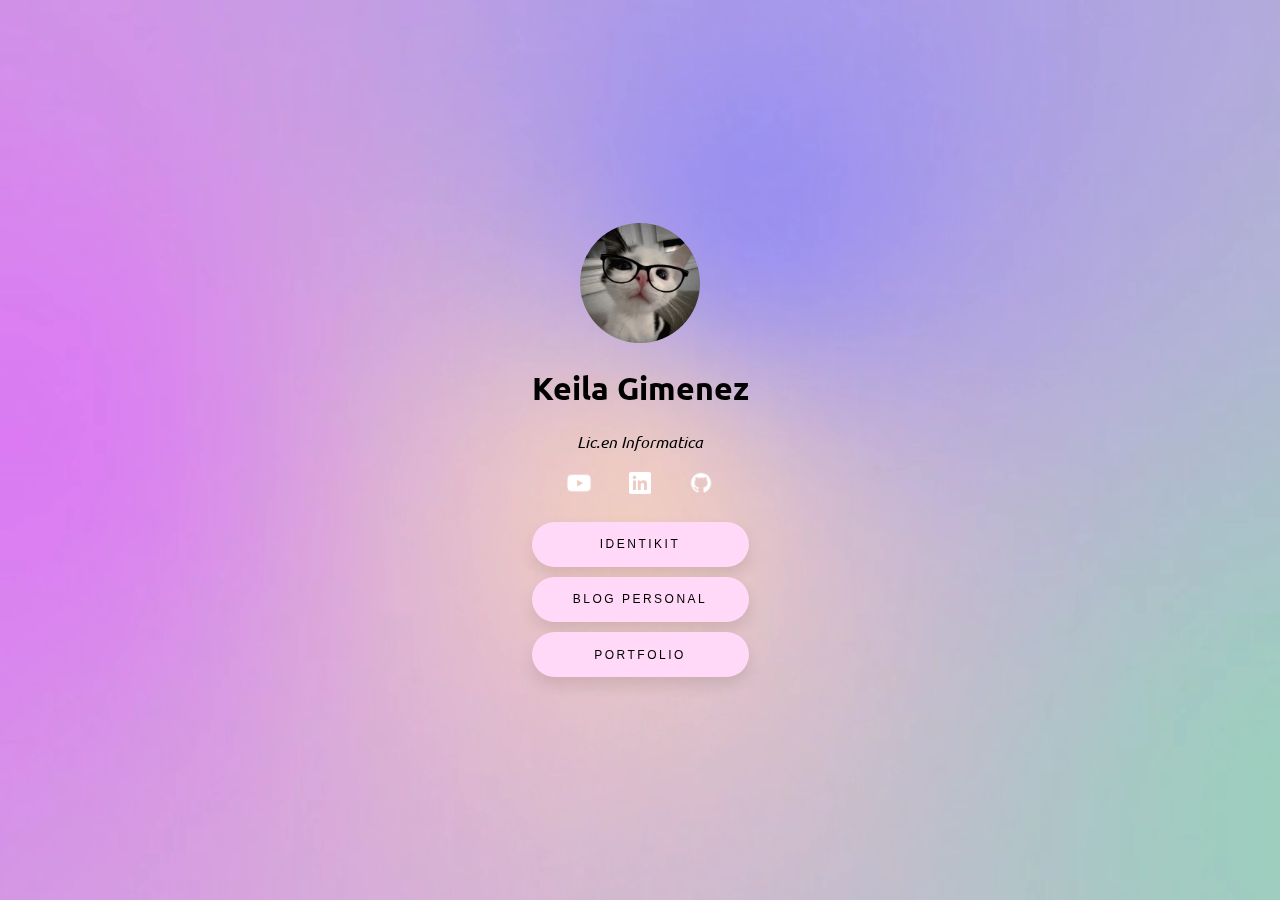
<file: Index.html>
<!DOCTYPE html>
<html lang="es">
<head>
    <meta charset="UTF-8">
    <meta name="viewport" content="width=device-width, initial-scale=1.0">
    <title>Linktree</title>
    <link rel="stylesheet" href="styles.css">
    <link rel="preconnect" href="https://fonts.googleapis.com">
    <link rel="preconnect" href="https://fonts.gstatic.com" crossorigin>
    <link href="https://fonts.googleapis.com/css2?family=DM+Serif+Display:ital@0;1&family=Lora:ital,wght@0,400..700;1,400..700&family=Playfair+Display:ital,wght@0,400..900;1,400..900&display=swap" rel="stylesheet">
    <link rel="preconnect" href="https://fonts.googleapis.com">
    <link rel="preconnect" href="https://fonts.gstatic.com" crossorigin>
    <link href="https://fonts.googleapis.com/css2?family=DM+Serif+Display:ital@0;1&family=Lora:ital,wght@0,400..700;1,400..700&family=Playfair+Display:ital,wght@0,400..900;1,400..900&family=Ubuntu:ital,wght@0,300;0,400;0,500;0,700;1,300;1,400;1,500;1,700&display=swap" rel="stylesheet">
</head>
<body>
  <video autoplay muted loop playsinline class="bg-video">
        <source src="131766-751014982_small.mp4" type="video/mp4">
    </video>
    <div class="profile">
        <div class="content">
            <img src="icoon.jpg" class="profile-picture" alt="Foto de perfil">
            <h1>Keila Gimenez</h1>
            <p>Lic.en Informatica</p>
            <div class="social-links">
                <a href="https://youtu.be/oOKWF3IHu0I?si=9MBOuhzpn1jewT0Y"; style="text-decoration: none;"><img src="icons8-youtube-64.png" alt="YouTube"></a>
                <a href="https://www.linkedin.com/in/keila-gimenez-632172368" style="text-decoration: none;"><img src="icons8-linkedin-30.png" alt="LinkedIn"></a>
                <a href="https://github.com/keigimenez" style="text-decoration: none;"><img src="icons8-github-64.png" alt="Github"></a>
            </div>
            <div class="projects">
                <a href="indentikit/TP-identikit/index.html" class="project-button">IDENTIKIT</a>
                <a href="blogpersonal/index.html" class="project-button">BLOG PERSONAL</a>
                <a href="#" class="project-button">PORTFOLIO</a>
            </div>
            </div>
        </div>
    </div>
</body>
</html>
</file>
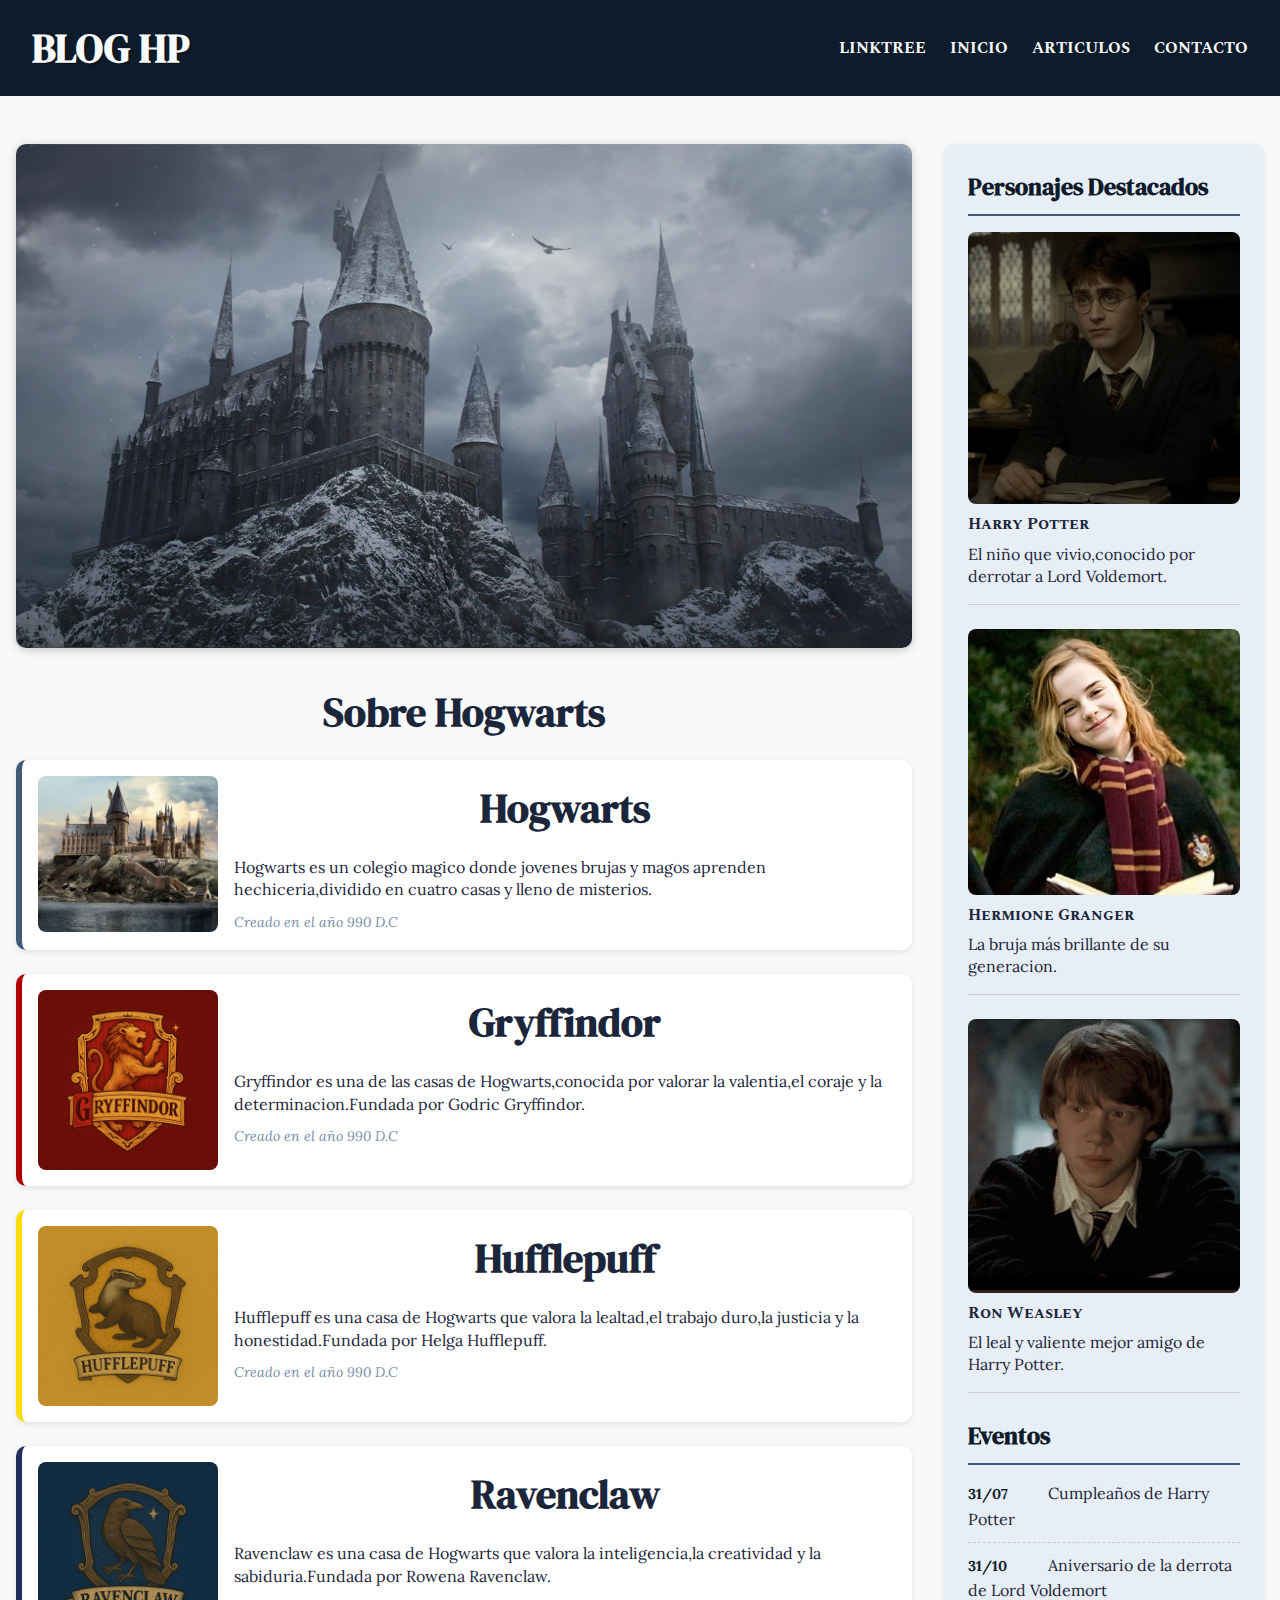
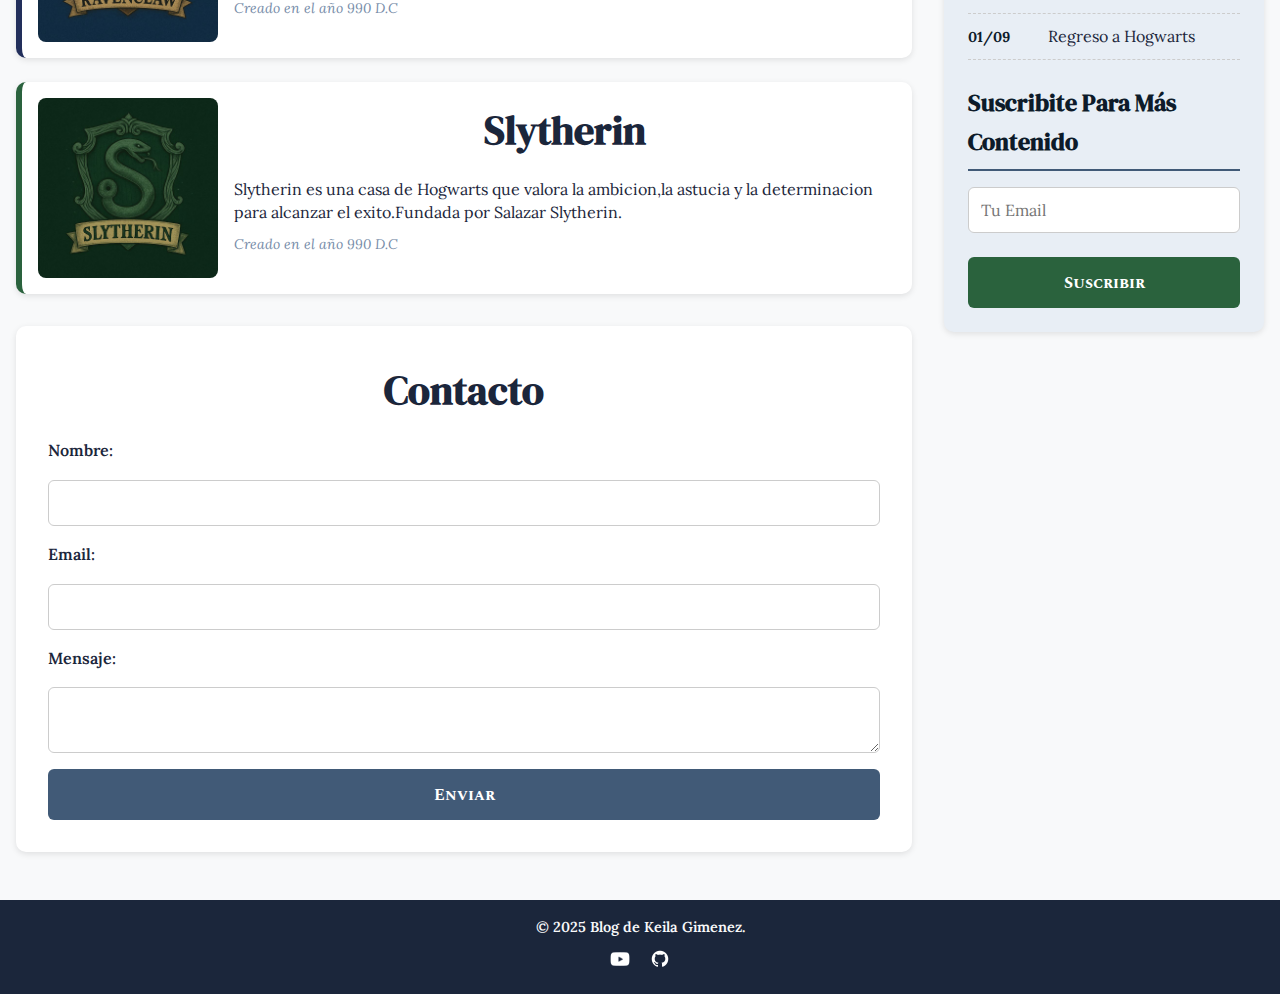
<file: blogpersonal/index.html>
<!DOCTYPE html> 
<html lang="es">
<head>
  <meta charset="UTF-8" />
  <meta name="viewport" content="width=device-width, initial-scale=1.0" />
  <title>Blog Personal</title>
  <link rel="stylesheet" href="styles.css" />
  <link rel="preconnect" href="https://fonts.googleapis.com">
  <link rel="preconnect" href="https://fonts.gstatic.com" crossorigin>
  <link href="https://fonts.googleapis.com/css2?family=Alike&family=Cormorant+SC:wght@300;400;500;600;700&family=DM+Serif+Display:ital@0;1&family=Lora:ital,wght@0,400..700;1,400..700&family=Playfair+Display:ital,wght@0,400..900;1,400..900&family=Spectral+SC:ital,wght@0,200;0,300;0,400;0,500;0,600;0,700;0,800;1,200;1,300;1,400;1,500;1,600;1,700;1,800&family=Ubuntu:ital,wght@0,300;0,400;0,500;0,700;1,300;1,400;1,500;1,700&display=swap" rel="stylesheet">
  <link rel="preconnect" href="https://fonts.googleapis.com">
  <link rel="preconnect" href="https://fonts.gstatic.com" crossorigin>
  <link href="https://fonts.googleapis.com/css2?family=Alike&family=Cormorant+SC:wght@300;400;500;600;700&family=DM+Serif+Display:ital@0;1&family=Lora:ital,wght@0,400..700;1,400..700&family=Playfair+Display:ital,wght@0,400..900;1,400..900&family=Spectral+SC:ital,wght@0,200;0,300;0,400;0,500;0,600;0,700;0,800;1,200;1,300;1,400;1,500;1,600;1,700;1,800&family=Ubuntu:ital,wght@0,300;0,400;0,500;0,700;1,300;1,400;1,500;1,700&display=swap" rel="stylesheet">
  <link rel="preconnect" href="https://fonts.googleapis.com">
  <link rel="preconnect" href="https://fonts.gstatic.com" crossorigin>
  <link href="https://fonts.googleapis.com/css2?family=Alike&family=Arima:wght@100..700&family=Cormorant+SC:wght@300;400;500;600;700&family=DM+Serif+Display:ital@0;1&family=Lora:ital,wght@0,400..700;1,400..700&family=Playfair+Display:ital,wght@0,400..900;1,400..900&family=Spectral+SC:ital,wght@0,200;0,300;0,400;0,500;0,600;0,700;0,800;1,200;1,300;1,400;1,500;1,600;1,700;1,800&family=Ubuntu:ital,wght@0,300;0,400;0,500;0,700;1,300;1,400;1,500;1,700&display=swap" rel="stylesheet">
</head>
<body>
<header>
  <div class="navbar" role="navigation" aria-label="Menú principal">
    <div class="logo" tabindex="0">BLOG HP</div>
    <nav>
      <ul>
        <li><a href="../../index.html">LINKTREE</a></li>
        <li><a href="#inicio">INICIO</a></li>
        <li><a href="#articulos">ARTICULOS</a></li>
        <li><a href="#contacto">CONTACTO</a></li>
      </ul>
    </nav>
  </div>
</header>

<div class="main-content">
  <main>
    <section id="inicio" class="portada">
      <img src="hogwartscas.webp" alt="hogwarts"/>
    </section>

    <section id="articulos" aria-label="artículos del blog">
      <h2>Sobre Hogwarts</h2>
      <article class="articulo castillo">
        <img src="hog.jpg" alt="castillo howgarts" />
        <div class="articulo-contenido">
          <h2>Hogwarts</h2>
          <p>Hogwarts es un colegio magico donde jovenes brujas y magos aprenden hechiceria,dividido en cuatro casas y lleno de misterios.</p>
          <time datetime="2025-06-19">Creado en el año 990 D.C</time>
        </div>
      </article>

      <article class="articulo gryffindor">
          <img src="gryffindor.jpg" alt="gryffindorss" />
        <div class="articulo-contenido">
          <h2>Gryffindor</h2>
          <p>Gryffindor es una de las casas de Hogwarts,conocida por valorar la valentia,el coraje y la determinacion.Fundada por Godric Gryffindor.</p>
          <time datetime="2025-06-19">Creado en el año 990 D.C</time>
        </div>
      </article>

      <article class="articulo hufflepuff">
        <img src="hufflepuff.jpg" alt="hufflepufff" />
        <div class="articulo-contenido">
          <h2>Hufflepuff</h2>
          <p>Hufflepuff es una casa de Hogwarts que valora la lealtad,el trabajo duro,la justicia y la honestidad.Fundada por Helga Hufflepuff.</p>
          <time datetime="2025-06-19">Creado en el año 990 D.C</time>
        </div>
      </article>

      <article class="articulo ravenclaw">
        <img src="ravenclaw.jpg" alt="Ravenclaw" />
        <div class="articulo-contenido">
          <h2>Ravenclaw</h2>
          <p>Ravenclaw es una casa de Hogwarts que valora la inteligencia,la creatividad y la sabiduria.Fundada por Rowena Ravenclaw.</p>
          <time datetime="2025-06-19">Creado en el año 990 D.C</time>
        </div>
      </article>

      <article class="articulo slytherin">
        <img src="slytherin.jpg" alt="Slytherin" />
        <div class="articulo-contenido">
          <h2>Slytherin</h2>
          <p>Slytherin es una casa de Hogwarts que valora la ambicion,la astucia y la determinacion para alcanzar el exito.Fundada por Salazar Slytherin.</p>
          <time datetime="2025-06-19">Creado en el año 990 D.C</time>
        </div>
      </article>


    </section>
    <section id="contacto" class="formulario" aria-label="Formulario de contacto">
      <h2>Contacto</h2>
      <form>
        <label for="nombre">Nombre:</label>
        <input type="text" id="nombre" name="nombre" required aria-required="true" />

        <label for="email">Email:</label>
        <input type="email" id="email" name="email" required aria-required="true" />

        <label for="mensaje">Mensaje:</label>
        <textarea id="mensaje" name="mensaje" required aria-required="true"></textarea>

        <button type="submit">Enviar</button>
      </form>
    </section>
  </main>

  <aside class="sidebar" aria-label="Barra lateral con personajes y eventos destacados">
    <div class="sidebar-content">
      <h3>Personajes Destacados</h3>

      <div class="personaje">
        <img src="harryp.jpg" alt="Harry Potter" />
        <h4>Harry Potter</h4>
        <p>El niño que vivio,conocido por derrotar a Lord Voldemort.</p>
      </div>

      <div class="personaje">
        <img src="hermione.jpg" alt="Hermione Granger" />
        <h4>Hermione Granger</h4>
        <p>La bruja más brillante de su generacion.</p>
      </div>

      <div class="personaje">
        <img src="ronw.jpg" alt="Ron Weasley" />
        <h4>Ron Weasley</h4>
        <p>El leal y valiente mejor amigo de Harry Potter.</p>
      </div>

      <h3>Eventos</h3>
      <ul class="eventos">
        <li><span class="fecha">31/07</span>Cumpleaños de Harry Potter</li>
        <li><span class="fecha">31/10</span>Aniversario de la derrota de Lord Voldemort</li>
        <li><span class="fecha">01/09</span>Regreso a Hogwarts</li>
      </ul>

      <div class="newsletter">
        <h3>Suscribite Para Más Contenido</h3>
        <form>
          <label for="newsletter-email" class="sr-only">Email para suscripción</label>
          <input type="email" id="newsletter-email" placeholder="Tu Email" required aria-required="true" />
          <button type="submit">Suscribir</button>
        </form>
      </div>
    </div>
  </aside>
</div>
    <button id="btnVolver" onclick="volverAlInicio()">↑ Volver al inicio</button>
  <script src="script.js"></script>
<footer>
  <p>© 2025 Blog de Keila Gimenez.</p>
  <div class="redes-sociales" aria-label="Redes sociales">
    <a href="https://youtu.be/wtHra9tFISY?si=rV492EQXsCOUtNn0" aria-label="Youtube" target="_blank" rel="noopener noreferrer" style="text-decoration: none;">
      <img src="icons8-youtube-64.png" alt="Youtubee" />
    </a>
    <a href="https://github.com/keigimenez" aria-label="Github" target="_blank" rel="noopener noreferrer" style="text-decoration: none;">
      <img src="icons8-github-48.png" alt="Githubb" />
    </a>
  </div>
</footer>
</body>
</html>
</file>
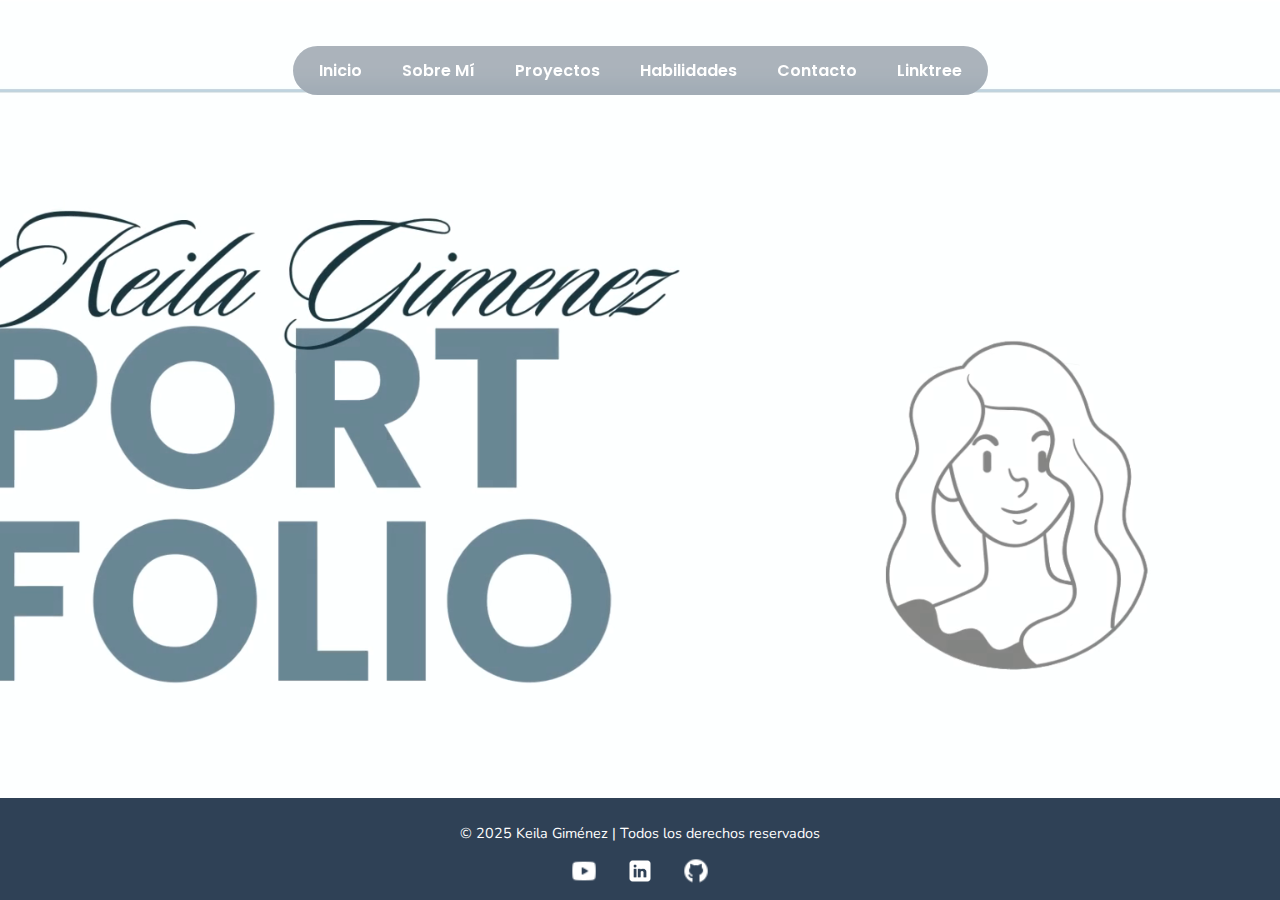
<file: portfolio/index.html>
<!DOCTYPE html>
<html lang="es">
<head>
  <meta charset="UTF-8" />
  <meta name="viewport" content="width=device-width, initial-scale=1.0" />
  <title>Inicio - Portfolio</title>
  <link rel="stylesheet" href="css/styles.css" />
  <link href="https://fonts.googleapis.com/css2?family=Nunito:wght@400;600&family=Poppins:wght@500;700&display=swap" rel="stylesheet">
</head>
<body>
  <video autoplay muted loop id="background-video">
    <source src="img/videoport.mp4" type="video/mp4" />
    Tu navegador no soporta videos en HTML5.
  </video>
<nav>
  <div class="nav-wrapper">
    <ul class="menu-bar">
      <li><a href="index.html">Inicio</a></li>
      <li><a href="sobremi.html">Sobre Mí</a></li>
      <li><a href="proyectos.html">Proyectos</a></li>
      <li><a href="habilidades.html">Habilidades</a></li>
      <li><a href="contacto.html">Contacto</a></li>
      <li><a href="https://keigimenez.github.io/Disenioweb_pagg/" target="_blank">Linktree</a></li>
    </ul>
  </div>
</nav>
  <footer>
    <p>&copy; 2025 Keila Giménez | Todos los derechos reservados</p>
    <div class="social-icons">
      <a href="https://youtu.be/oOKWF3IHu0I?si=9MBOuhzpn1jewT0Y" target="_blank">
        <img src="img/icons8-youtube-24.png" alt="YouTube">
      </a>
      <a href="https://www.linkedin.com/in/keila-gimenez-632172368" target="_blank">
        <img src="img/icons8-linkedin-48.png" alt="LinkedIn">
      </a>
      <a href="https://github.com/keigimenez" target="_blank">
        <img src="img/icons8-github-24.png" alt="Github">
      </a>
    </div>
  </footer>
</body>
</html>
</file>
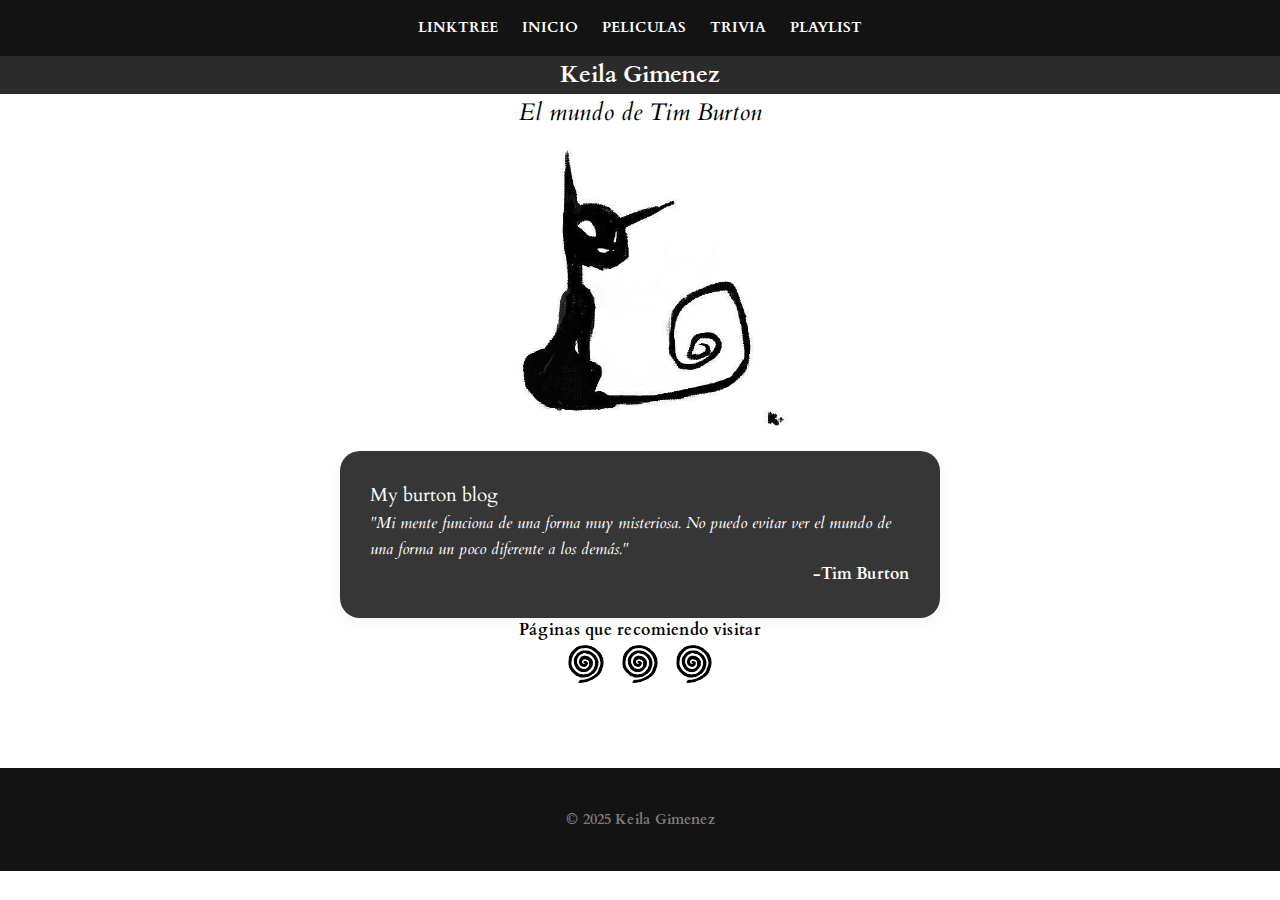
<file: TP-identikit/index.html>
<!DOCTYPE html>
<html lang="es">
<head>
  <meta charset="UTF-8">
  <title>my burton blog</title>
  <link rel="stylesheet" href="styles.css">
  <link rel="icon" href="Iconoss/Moon.jpg" type="image/x-icon">
  <link rel="preconnect" href="https://fonts.googleapis.com">
  <link rel="preconnect" href="https://fonts.gstatic.com" crossorigin>
  <link href="https://fonts.googleapis.com/css2?family=Cardo:ital,wght@0,400;0,700;1,400&family=Libre+Baskerville:ital,wght@0,400;0,700;1,400&family=Lora:ital,wght@0,400..700;1,400..700&family=PT+Serif:ital,wght@0,400;0,700;1,400;1,700&display=swap" rel="stylesheet">
</head>
<body>
  <header>
    <nav>
      <ul>
        <li><a href="../index.html">LINKTREE</a></li>
        <li><a href="index.html">INICIO</a></li>
        <li><a href="peliculas.html">PELICULAS</a></li>
        <li><a href="trivia.html">TRIVIA</a></li>
        <li><a href="playlist.html">PLAYLIST</a></li>
      </ul>
    </nav>
    <h2 style="font-family: 'Cardo', serif; font-weight: 700; font-style: normal; background-color: rgba(34, 33, 33, 0.952);">Keila Gimenez</h2>
    <h2 style="font-family: 'Cardo', serif; font-weight: 400; font-style: italic; color: black;">El mundo de Tim Burton</h2>
    <img src="Imageness/Cat.jpg" alt="" width="300">
  </header>
  <section>
    <h3 style="font-family: 'Cardo', serif; font-weight: 400; font-style: normal;">My burton blog</h3>
    <blockquote style="font-family: 'Cardo', serif; font-weight: 400; font-style: italic">"Mi mente funciona de una forma muy misteriosa. No puedo evitar ver el mundo de una forma un poco diferente a los demás."</blockquote>
    <p style="text-align: right;"> -Tim Burton </p>
  </section>
  <center>
  <p style="color: black;" style="font-family: 'Cardo', serif; font-weight: 400; font-style: normal;">Páginas que recomiendo visitar</p>
  <a href="https://www.timburton.com/"; style="text-decoration: none;">
  <img src="Iconoss/lol.jpg" alt="icono ruedita" width="50">
  </a>
  <a href="https://www.imdb.com/es/name/nm0000318/"; style="text-decoration: none;">
  <img src="Iconoss/lol.jpg" alt="icono rueditaa" width="50">
  </a>
  <a href="https://timburtonexhibition.com/#tim-burton" ; style="text-decoration: none;">
  <img src="Iconoss/lol.jpg" alt="icono rueditaaa" width="50">
  </a>

  <footer>© 2025 Keila Gimenez</footer>
  </center>
</body>
</html>
</file>
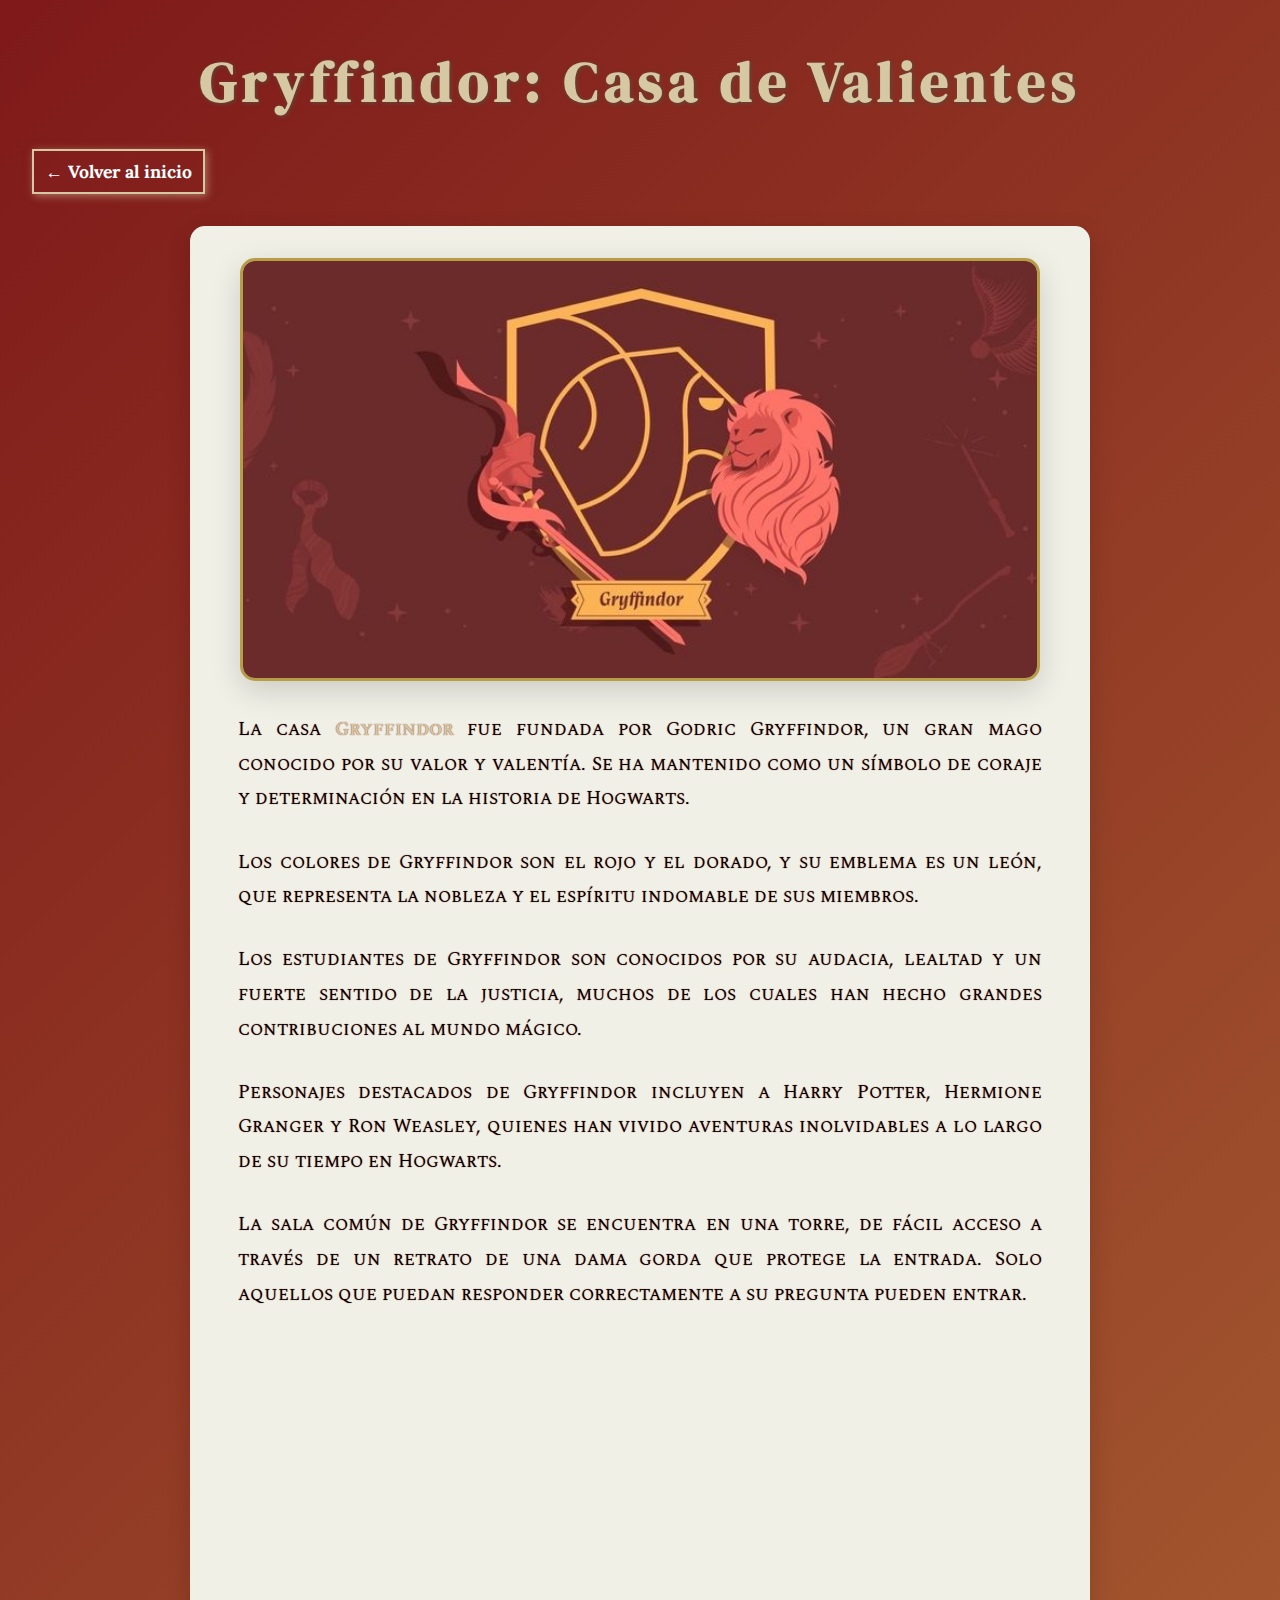
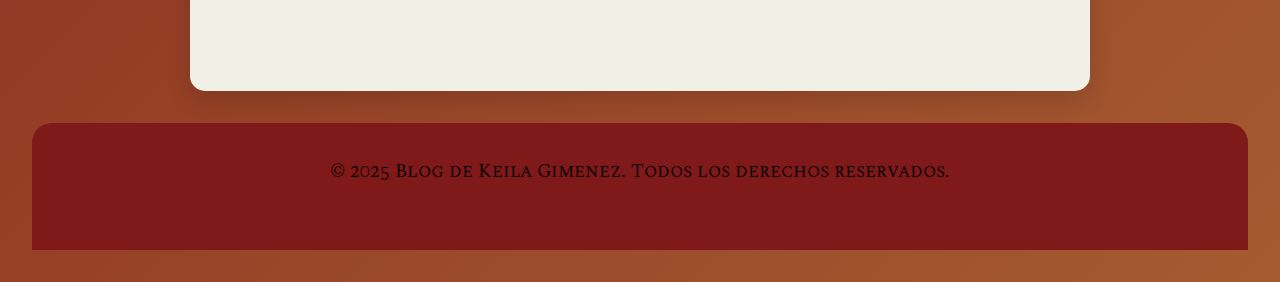
<file: blogpersonal/gryffindor.html>
<!DOCTYPE html>
<html lang="es">
<head>
  <meta charset="UTF-8">
  <meta name="viewport" content="width=device-width, initial-scale=1.0">
  <title>Gryffindor | Blog de Keila Gimenez</title>
  <link rel="stylesheet" href="styles.css">
  <link rel="stylesheet" href="gryffindor.css"> 
  <link rel="preconnect" href="https://fonts.googleapis.com">
  <link rel="preconnect" href="https://fonts.gstatic.com" crossorigin>
  <link href="https://fonts.googleapis.com/css2?family=DM+Serif+Display&family=Lora:wght@400;600&family=Spectral+SC:wght@300;600&display=swap" rel="stylesheet">
</head>
<body>
  <header>
    <h1>Gryffindor: Casa de Valientes</h1>
    <a href="index.html" class="volver">← Volver al inicio</a>
  </header>

  <main>
    <img src="casagryffin.jpg" alt="Escudo de Gryffindor">

    <p>
      La casa <strong>Gryffindor</strong> fue fundada por Godric Gryffindor, un gran mago conocido por su valor y valentía. Se ha mantenido como un símbolo de coraje y determinación en la historia de Hogwarts.
    </p>

    <p>
      Los colores de Gryffindor son el rojo y el dorado, y su emblema es un león, que representa la nobleza y el espíritu indomable de sus miembros.
    </p>

    <p>
      Los estudiantes de Gryffindor son conocidos por su audacia, lealtad y un fuerte sentido de la justicia, muchos de los cuales han hecho grandes contribuciones al mundo mágico.
    </p>

    <p>
      Personajes destacados de Gryffindor incluyen a Harry Potter, Hermione Granger y Ron Weasley, quienes han vivido aventuras inolvidables a lo largo de su tiempo en Hogwarts.
    </p>

    <p>
      La sala común de Gryffindor se encuentra en una torre, de fácil acceso a través de un retrato de una dama gorda que protege la entrada. Solo aquellos que puedan responder correctamente a su pregunta pueden entrar.
    </p>

    <iframe width="560" height="315" src="https://www.youtube.com/embed/feTpwO5CVBY?si=pQ2sSE94dx2mQydp" title="YouTube video player" frameborder="0" allow="accelerometer; autoplay; clipboard-write; encrypted-media; gyroscope; picture-in-picture; web-share" referrerpolicy="strict-origin-when-cross-origin" allowfullscreen></iframe>
  </main>

  <footer>
    <p>© 2025 Blog de Keila Gimenez. Todos los derechos reservados.</p>
  </footer>
</body>
</html>
</file>
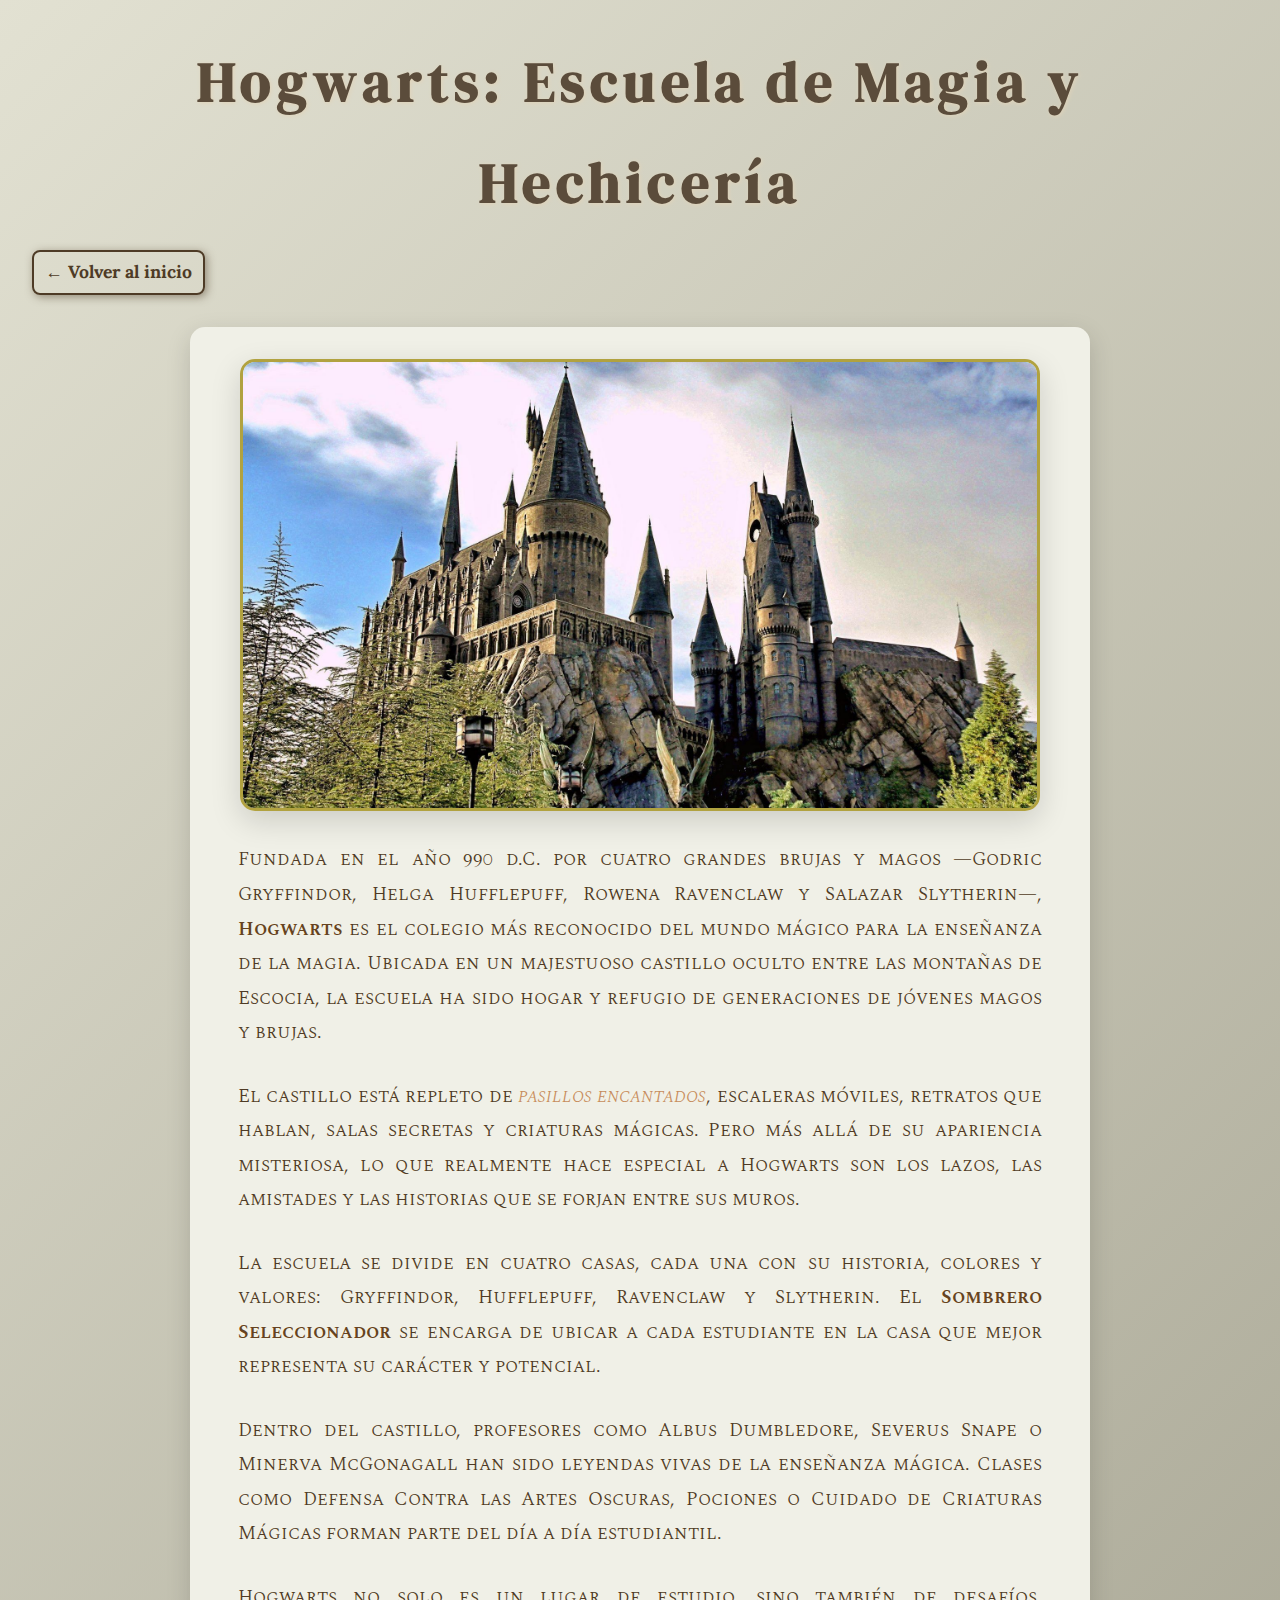
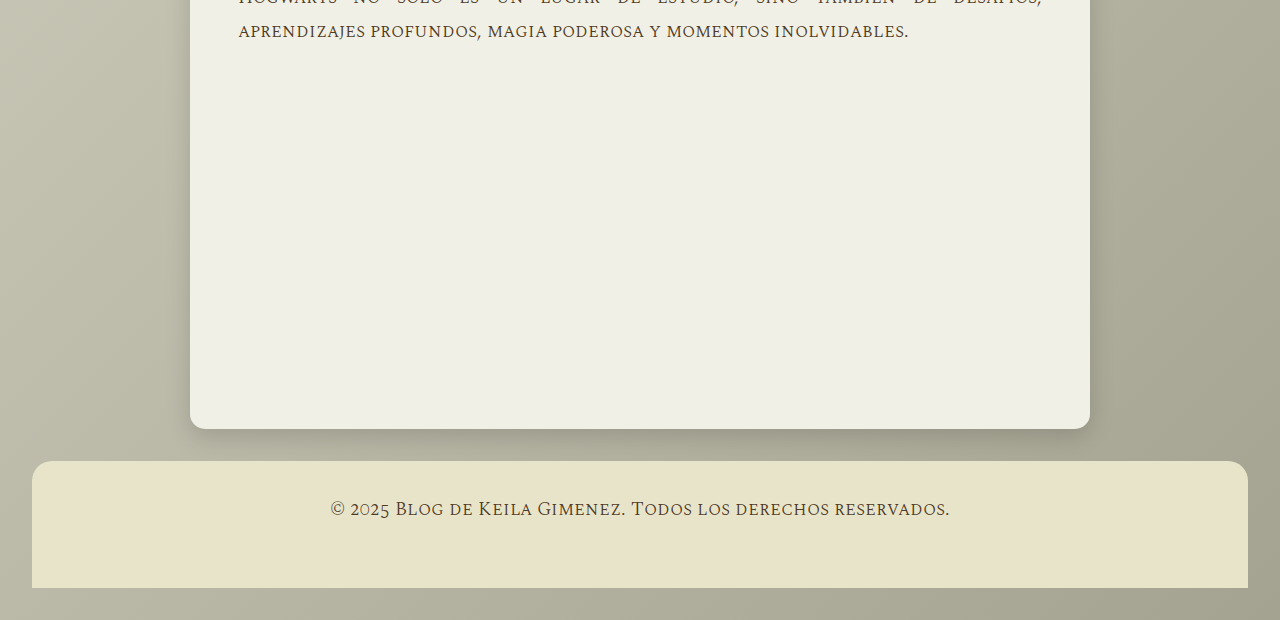
<file: blogpersonal/hogwarts.html>
<!DOCTYPE html>
<html lang="es">
<head>
  <meta charset="UTF-8">
  <meta name="viewport" content="width=device-width, initial-scale=1.0">
  <title>Hogwarts | Blog de Keila Gimenez</title>
  <link rel="stylesheet" href="styles.css">
  <link rel="stylesheet" href="hogwarts.css">
  <link rel="preconnect" href="https://fonts.googleapis.com">
  <link rel="preconnect" href="https://fonts.gstatic.com" crossorigin>
  <link href="https://fonts.googleapis.com/css2?family=DM+Serif+Display&family=Lora:wght@400;600&family=Spectral+SC:wght@300;600&display=swap" rel="stylesheet">
</head>
<body>
  <header>
    <h1>Hogwarts: Escuela de Magia y Hechicería</h1>
    <a href="index.html" class="volver">← Volver al inicio</a>
  </header>

  <main>
    <img src="castillodehogwarts.jpg" alt="Vista del castillo de Hogwarts">

    <p>
      Fundada en el año 990 d.C. por cuatro grandes brujas y magos —Godric Gryffindor, Helga Hufflepuff, Rowena Ravenclaw y Salazar Slytherin—, <strong>Hogwarts</strong> es el colegio más reconocido del mundo mágico para la enseñanza de la magia. Ubicada en un majestuoso castillo oculto entre las montañas de Escocia, la escuela ha sido hogar y refugio de generaciones de jóvenes magos y brujas.
    </p>

    <p>
      El castillo está repleto de <em>pasillos encantados</em>, escaleras móviles, retratos que hablan, salas secretas y criaturas mágicas. Pero más allá de su apariencia misteriosa, lo que realmente hace especial a Hogwarts son los lazos, las amistades y las historias que se forjan entre sus muros.
    </p>

    <p>
      La escuela se divide en cuatro casas, cada una con su historia, colores y valores: Gryffindor, Hufflepuff, Ravenclaw y Slytherin. El <strong>Sombrero Seleccionador</strong> se encarga de ubicar a cada estudiante en la casa que mejor representa su carácter y potencial.
    </p>

    <p>
      Dentro del castillo, profesores como Albus Dumbledore, Severus Snape o Minerva McGonagall han sido leyendas vivas de la enseñanza mágica. Clases como Defensa Contra las Artes Oscuras, Pociones o Cuidado de Criaturas Mágicas forman parte del día a día estudiantil.
    </p>

    <p>
      Hogwarts no solo es un lugar de estudio, sino también de desafíos, aprendizajes profundos, magia poderosa y momentos inolvidables.
    </p>

    <iframe width="560" height="315" src="https://www.youtube.com/embed/pbXHrJWsqcQ?si=efasixPHmAe5TV1s" title="YouTube video player" frameborder="0" allow="accelerometer; autoplay; clipboard-write; encrypted-media; gyroscope; picture-in-picture; web-share" referrerpolicy="strict-origin-when-cross-origin" allowfullscreen></iframe>
  </main>

  <footer>
    <p>© 2025 Blog de Keila Gimenez. Todos los derechos reservados.</p>
  </footer>
</body>
</html>
</file>
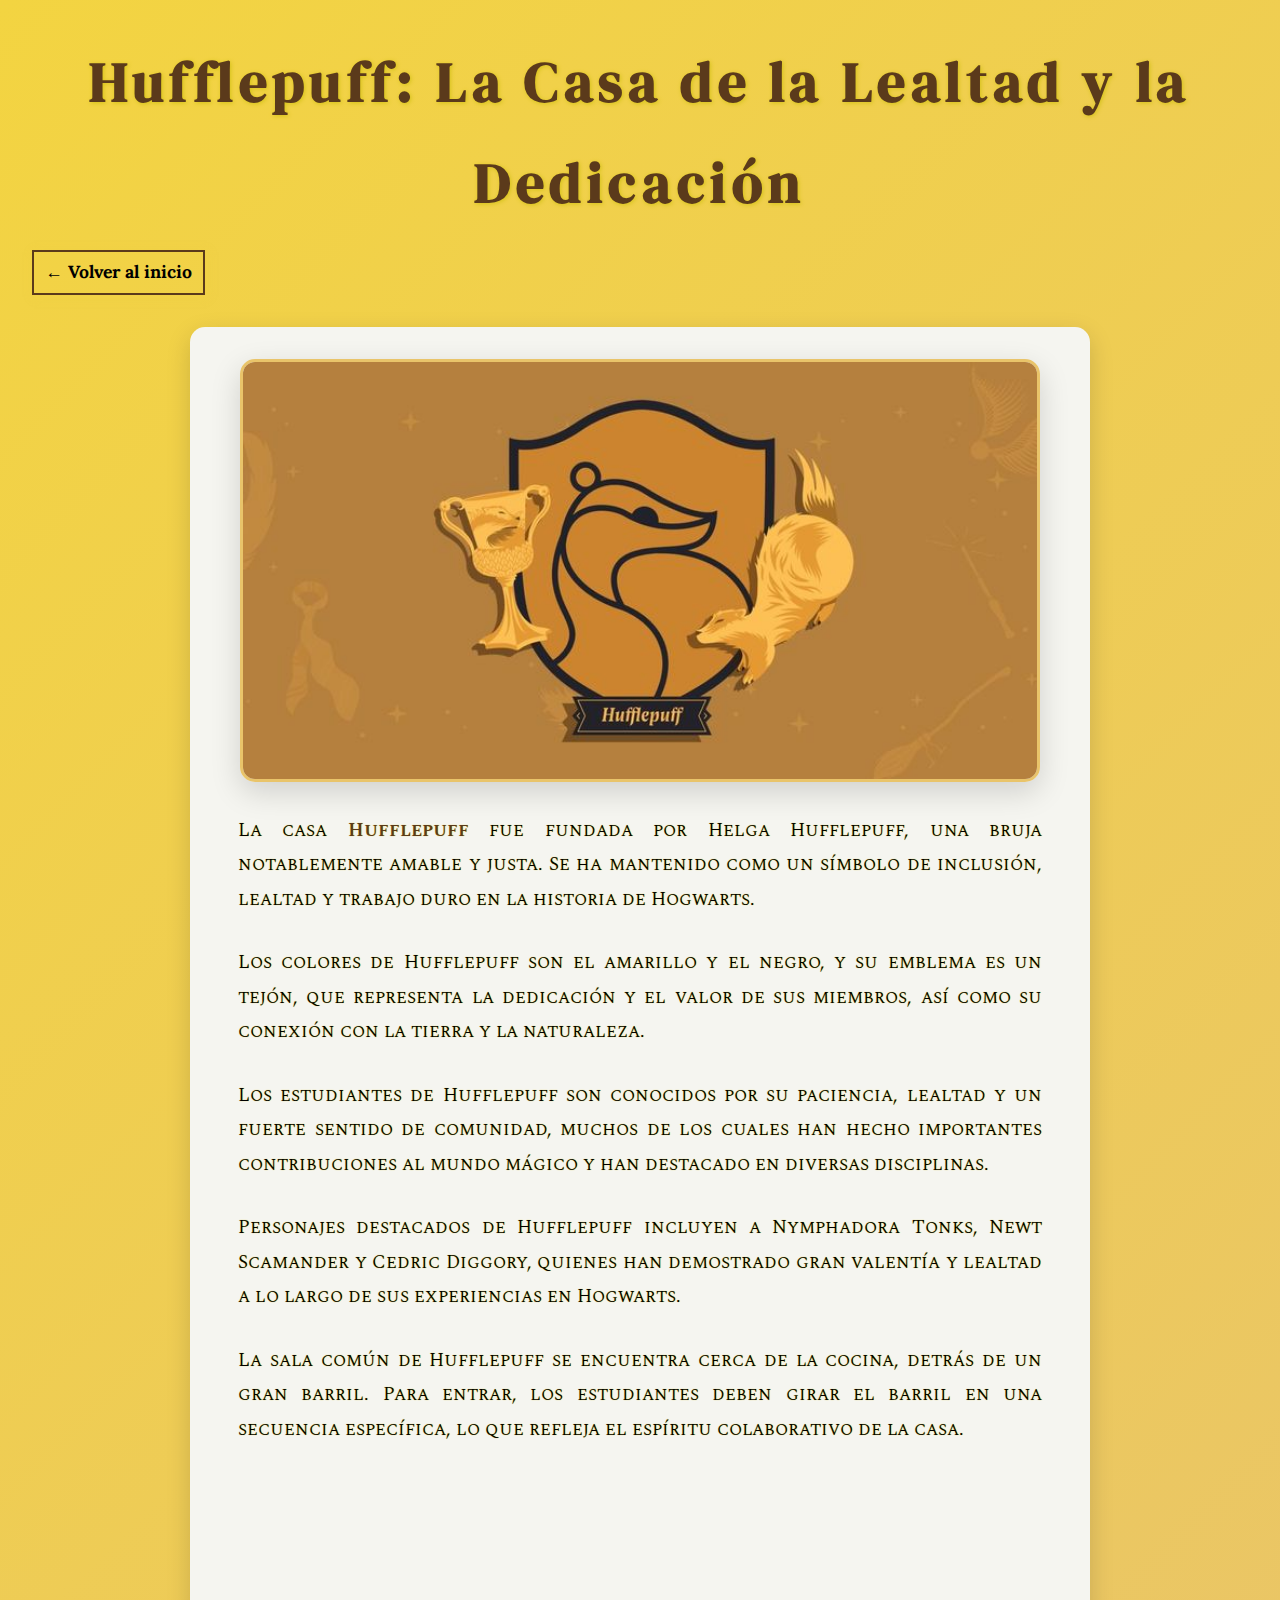
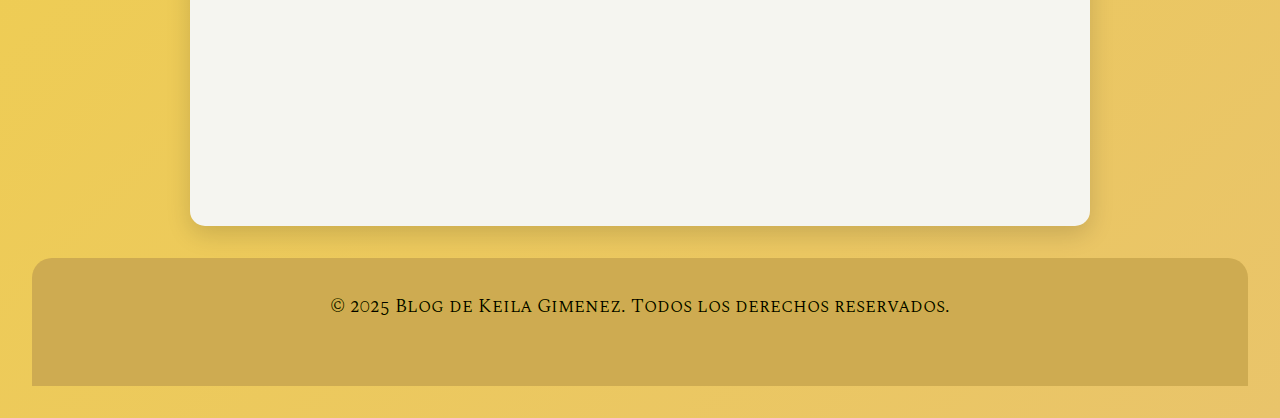
<file: blogpersonal/hufflepuff.html>
<!DOCTYPE html>
<html lang="es">
<head>
  <meta charset="UTF-8">
  <meta name="viewport" content="width=device-width, initial-scale=1.0">
  <title>Hufflepuff| Blog de Keila Gimenez</title>
  <link rel="stylesheet" href="styles.css">
  <link rel="stylesheet" href="hufflepuff.css">
  <link rel="preconnect" href="https://fonts.googleapis.com">
  <link rel="preconnect" href="https://fonts.gstatic.com" crossorigin>
  <link href="https://fonts.googleapis.com/css2?family=DM+Serif+Display&family=Lora:wght@400;600&family=Spectral+SC:wght@300;600&display=swap" rel="stylesheet">
</head>
<body>
  <header>
    <h1>Hufflepuff: La Casa de la Lealtad y la Dedicación</h1>
    <a href="index.html" class="volver">← Volver al inicio</a>
  </header>

  <main>
    <img src="casahuffle.jpg" alt="Vista del castillo de Hogwarts">
    
    <p> La casa <strong>Hufflepuff</strong> fue fundada por Helga Hufflepuff, una bruja notablemente amable y justa. Se ha mantenido como un símbolo de inclusión, lealtad y trabajo duro en la historia de Hogwarts. </p> 

    <p> Los colores de Hufflepuff son el amarillo y el negro, y su emblema es un tejón, que representa la dedicación y el valor de sus miembros, así como su conexión con la tierra y la naturaleza. </p> 

    <p> Los estudiantes de Hufflepuff son conocidos por su paciencia, lealtad y un fuerte sentido de comunidad, muchos de los cuales han hecho importantes contribuciones al mundo mágico y han destacado en diversas disciplinas. </p>

    <p> Personajes destacados de Hufflepuff incluyen a Nymphadora Tonks, Newt Scamander y Cedric Diggory, quienes han demostrado gran valentía y lealtad a lo largo de sus experiencias en Hogwarts. </p>

    <p> La sala común de Hufflepuff se encuentra cerca de la cocina, detrás de un gran barril. Para entrar, los estudiantes deben girar el barril en una secuencia específica, lo que refleja el espíritu colaborativo de la casa. </p>

    <iframe width="560" height="315" src="https://www.youtube.com/embed/LToYQ06C77k?si=7g7nd2alOanGqFx6" title="YouTube video player" frameborder="0" allow="accelerometer; autoplay; clipboard-write; encrypted-media; gyroscope; picture-in-picture; web-share" referrerpolicy="strict-origin-when-cross-origin" allowfullscreen></iframe>
  </main>

  <footer>
    <p>© 2025 Blog de Keila Gimenez. Todos los derechos reservados.</p>
  </footer>
</body>
</html>
</file>
<file: styles.css>
body {
    margin: 0;
    font-family: Arial, sans-serif;
    background-color: #000;
    color: #000000;
    display: flex;
    justify-content: center;
    align-items: center;
    height: 100vh;
}
h1 {
    font-family: "Ubuntu", sans-serif;
    font-weight: 700;
    font-style: normal;
}

p {
    font-family: "Ubuntu", sans-serif;
    font-weight: 400;
    font-style: italic;
   
}

.profile {
    text-align: center;
}

.profile-picture {
    width: 120px;
    height: 120px;
    border-radius: 50%;
    object-fit: cover;
}

.social-links {
    display: flex;
    justify-content: center;
    gap: 15px;
    margin-top: 10px;
}

.social-links img {
    width: 30px;
    margin: 0 8px;
}

.projects {
    display: flex;
    flex-direction: column;
    gap: 10px;
    margin-top: 20px;
}

.project-button {
  display: inline-block;
  padding: 1.3em 3em;
  font-size: 12px;
  text-transform: uppercase;
  letter-spacing: 2.5px;
  font-weight: 500;
  color: #000;
  background-color: #ffd9f7;
  border: none;
  border-radius: 45px;
  box-shadow: 0px 8px 15px rgba(0, 0, 0, 0.1);
  transition: all 0.3s ease 0s;
  cursor: pointer;
  text-decoration: none;
  text-align: center;
}

.project-button:hover {
  background-color: #eb6ab9;
  box-shadow: 0px 15px 20px rgba(123, 43, 92, 0.4);
  color: #000000;
  transform: translateY(-7px);
}

.project-button:active {
  transform: translateY(-1px);
}

body, html {
    margin: 0;
    padding: 0;
    height: 100%;
    overflow: hidden;
}

.bg-video {
    position: fixed;
    top: 0;
    left: 0;
    width: 100%;
    height: 100%;
    object-fit: cover;
    z-index: -1;
}

.contenido {
    position: relative;
    z-index: 1;
    color: rgb(0, 0, 0);
}
</file>
<file: blogpersonal/styles.css>
* {
  margin: 0;
  padding: 0;
  box-sizing: border-box;
}

body {
  background-color: #f8f9fa;
  color: #1b263b;
  line-height: 1.6;
  font-size: 1rem;
  font-family: 'Lora', serif;
}

.main-content {
  display: flex;
  flex-wrap: wrap;
  gap: 2rem;
  padding: 1rem;
  max-width: 90rem;
  margin: 0 auto;
}

main {
  flex: 1 1 60%;
  min-width: 20rem;
}

.sidebar {
  flex: 0 0 20rem;
  background: #e8eef5;
  border-radius: 10px;
  padding: 1.5rem;
  box-shadow: 0 2px 6px rgba(0, 0, 0, 0.1);
  height: fit-content;
}

.navbar {
  display: flex;
  justify-content: space-between;
  align-items: center;
  background-color: #0d1b2a;
  padding: 1rem 2rem;
  margin-bottom: 2rem;
}

.logo {
  color: #f8f9fa;
  font-size: 2.5rem;
  font-weight: 700;
  text-shadow: 1px 1px 2px rgba(0, 0, 0, 0.5);
  font-family: 'DM Serif Display', serif;
  cursor: default;
}

.navbar ul {
  list-style: none;
  display: flex;
  gap: 1.5rem;
}

.navbar a {
  color: #f8f9fa;
  text-decoration: none;
  font-weight: 700;
  font-size: 1rem;
  font-family: 'Spectral SC', serif;
  transition: color 0.2s;
}

.navbar a:hover,
.navbar a:focus {
  color: #778da9;
  outline: none;
}

.portada img {
  width: 100%;
  border-radius: 10px;
  margin-bottom: 2rem;
  box-shadow: 0 2px 10px rgba(0, 0, 0, 0.2);
  height: auto;
  display: block;
}

#articulos h2,
.formulario h2 {
  margin-bottom: 1rem;
  font-size: 2.5rem;
  text-align: center;
  color: #1b263b;
  font-weight: 700;
  font-family: 'DM Serif Display', serif;
}

.articulo {
  display: flex;
  background: #ffffff;
  border-left: 6px solid #415a77;
  border-radius: 10px;
  margin-bottom: 1.5rem;
  padding: 1rem;
  box-shadow: 0 2px 6px rgba(0, 0, 0, 0.1);
  transition: transform 0.2s;
  align-items: flex-start;
}

.articulo:hover,
.articulo:focus-within {
  transform: scale(1.02);
  outline: none;
}

.articulo img {
  width: 180px;
  height: auto;
  margin-right: 1rem;
  border-radius: 8px;
  flex-shrink: 0;
}

.articulo-contenido h2 {
  font-size: 1.5rem;
  margin-bottom: 0.5rem;
  color: #0d1b2a;
  font-family: 'DM Serif Display', serif;
}

.articulo-contenido p {
  margin-bottom: 0.5rem;
  font-size: 1rem;
  line-height: 1.4;
}

.articulo-contenido time {
  font-size: 0.875rem;
  color: #778da9;
  font-style: italic;
}

.formulario {
  background: #ffffff;
  padding: 2rem;
  border-radius: 10px;
  box-shadow: 0 2px 6px rgba(0, 0, 0, 0.1);
  margin-top: 2rem;
}

form {
  display: flex;
  flex-direction: column;
  gap: 1rem;
}

label {
  font-weight: 600;
  font-size: 1rem;
}

input,
textarea {
  padding: 0.75rem;
  border: 1px solid #ccc;
  border-radius: 6px;
  width: 100%;
  font-size: 1rem;
  font-family: inherit;
  transition: border-color 0.2s;
  resize: vertical;
}

input:focus,
textarea:focus {
  border-color: #415a77;
  outline: none;
}

button {
  background-color: #415a77;
  color: white;
  border: none;
  padding: 0.85rem;
  border-radius: 6px;
  cursor: pointer;
  font-weight: 700;
  font-size: 1rem;
  font-family: 'Spectral SC', serif;
  transition: background-color 0.2s;
}

button:hover,
button:focus {
  background-color: #1b263b;
  outline: none;
}

.sidebar h3 {
  color: #0d1b2a;
  margin-bottom: 1rem;
  padding-bottom: 0.5rem;
  border-bottom: 2px solid #415a77;
  font-weight: 700;
  font-size: 1.5rem;
  font-family: 'DM Serif Display', serif;
}

.personaje {
  margin-bottom: 1.5rem;
  padding-bottom: 1rem;
  border-bottom: 1px solid #ccc;
}

.personaje img {
  width: 100%;
  border-radius: 8px;
  margin-bottom: 0.5rem;
  display: block;
}

.personaje h4 {
  color: #1b263b;
  margin-bottom: 0.3rem;
  font-weight: 700;
  font-family: 'Spectral SC', serif;
}

.personaje p {
  font-size: 1rem;
  line-height: 1.4;
}

.eventos {
  list-style: none;
  margin-bottom: 1.5rem;
}

.eventos li {
  margin-bottom: 0.6rem;
  padding-bottom: 0.6rem;
  border-bottom: 1px dashed #ccc;
  font-size: 1rem;
}

.fecha {
  display: inline-block;
  width: 5rem;
  color: #0d1b2a;
  font-weight: 700;
  font-size: 0.9rem;
}

.newsletter input {
  margin-bottom: 0.5rem;
  font-size: 1rem;
}

.newsletter button {
  width: 100%;
  background-color: #2a623d;
  font-weight: 700;
  font-size: 1rem;
}

.newsletter button:hover,
.newsletter button:focus {
  background-color: #3a7a4d;
  outline: none;
}

footer {
  margin-top: 2rem;
  text-align: center;
  color: #f8f9fa;
  padding: 1rem;
  background-color: #1b263b;
  font-size: 0.9rem;
  font-weight: 600;
}

.redes-sociales {
  margin-top: 0.5rem;
  display: flex;
  justify-content: center;
  gap: 1rem;
}

.redes-sociales a img {
  width: 1.5rem;
  height: 1.5rem;
  filter: grayscale(100%);
  transition: filter 0.3s;
}

.redes-sociales a:hover img,
.redes-sociales a:focus img {
  filter: grayscale(0);
  outline: none;
}

.gryffindor { border-left-color: #ae0001; }
.hufflepuff { border-left-color: #ffdb00; }
.ravenclaw  { border-left-color: #222f5b; }
.slytherin  { border-left-color: #2a623d; }
.centauros  { border-left-color: #5a5a5a; }

@media (max-width: 1024px) {
  .main-content {
    flex-direction: column;
  }
  .sidebar {
    width: 100%;
    margin-top: 2rem;
  }
}

@media (max-width: 768px) {
  .articulo {
    flex-direction: column;
    align-items: center;
    text-align: center;
  }

  .articulo img {
    margin: 0 0 1rem 0;
    width: 100%;
    max-width: 300px;
  }

  nav ul {
    flex-direction: column;
    gap: 1rem;
  }

  .navbar {
    padding: 1rem;
  }
}

.sr-only {
  position: absolute !important;
  width: 1px !important;
  height: 1px !important;
  padding: 0 !important;
  margin: -1px !important;
  overflow: hidden !important;
  clip: rect(0, 0, 0, 0) !important;
  border: 0 !important;
}

#btnVolver {
  position: fixed;
  bottom: 20px;
  right: 20px;
  display: none;
  padding: 15px 20px;
  font-size: 15px;
  background-color: #ffffff;
  color: rgb(17, 17, 17);
  border: none;
  border-radius: 8px;
  cursor: pointer;
  box-shadow: 0 4px 6px rgba(161, 159, 159, 0.623);
  transition: background-color 0.3s;
}

#btnVolver:hover {
  background-color: #2d2d2e;
}
</file>
<file: portfolio/css/styles.css>
#background-video {
  position: fixed;
  top: 0;
  left: 0;
  width: 100%;
  height: 100%;
  object-fit: cover;
  z-index: -2;
}

body {
  margin: 0;
  font-family: 'Nunito', sans-serif;
  background-color: #f5efeb; 
  min-height: 100vh;
  display: flex;
  flex-direction: column;
  justify-content: space-between;
  color: #2F4156;
}

.nav-wrapper {
  display: flex;
  justify-content: center;
  margin: 30px 0;
}

.menu-bar {
  border-radius: 25px;
  display: inline-flex;
  background-color: rgba(47, 65, 86, 0.4);
  -webkit-backdrop-filter: blur(10px);
  backdrop-filter: blur(10px);  
  align-items: center;
  padding: 0 10px;
  list-style: none;
  gap: 8px;
}

.menu-bar li {
  list-style: none;
  font-weight: 600;
  font-family: 'Poppins', sans-serif;
  padding: 12px 16px;
  position: relative;
  white-space: nowrap;
  font-size: 1rem;
}

.menu-bar li a {
  text-decoration: none;
  color: white;
  transition: 0.2s;
}

.menu-bar li::before {
  content: "";
  position: absolute;
  top: 0;
  left: 0;
  height: 100%;
  width: 100%;
  z-index: -1;
  transition: 0.2s;
  border-radius: 25px;
}

.menu-bar li:hover::before {
  background: linear-gradient(to bottom, #f5efeb, #c8d9e6);
  box-shadow: 0px 3px 20px 0px black;
  transform: scale(1.2);
}

.menu-bar li:hover a {
  color: #2f4156;
}

footer {
  background-color: #2F4156;
  color: white;
  text-align: center;
  padding: 10px 5px;
  font-size: 0.9rem;
  margin-top: 40px; 
  position: relative;
  z-index: 1;
  font-family: 'Nunito', sans-serif;
}


footer .social-icons {
  margin-top: 10px;
}

footer .social-icons a {
  display: inline-block;
  margin: 0 12px;
}

footer .social-icons img {
  width: 28px;
  height: 28px;
  transition: transform 0.3s ease;
  filter: brightness(0) invert(1);
}

footer .social-icons a:hover {
  transform: scale(1.2);
  filter: brightness(120%);
}
</file>
<file: TP-identikit/styles.css>
* {
    margin: 0;
    padding: 0;
    box-sizing: border-box;
  }
  
  body {
    line-height: 1.6;
    font-family: "Cardo", serif;
    font-weight: 700;
    font-style: normal;
    background-color: #ffffff;
    color: #ffffff;
  }
  
  header {
    text-align: center;
    margin-bottom: 0px;
    color: rgb(255, 255, 255);
    text-align: center;
    font-family: "Cardo", serif;
    font-weight: 700;
    font-style: normal;
  }
  
  nav ul {
    list-style: none;
    display: flex;
    flex-wrap: wrap;
    justify-content:center;
    padding: 15px 20px;
    background-color: #000000ec;
  }
  
  nav a {
    text-decoration: none;
    color: #ffffff;
    font-weight: bold;
    font-size: 0.9em;
    transition: all 0.3s ease;
  }
  
  nav ul li{
    text-decoration: none;
    margin: 0 0.75em 0 0.75em;
  }

  nav a:hover {
    color: #807e81;
  }

  img{
    border-radius: 10px;
  }

  section {
    max-width: 600px;
    margin: auto;
    background: #363636;
    padding: 30px;
    border-radius: 20px;
    box-shadow: 0px 4px 12px rgba(146, 145, 145, 0.1);
  }
  

  table {
    width: 80%;
    margin: 0 auto;
    border-collapse: collapse;
    background-color:#363636;
    box-shadow: 0px 4px 8px rgba(0, 0, 0, 0.1);
}

th, td {
    border: 1px solid #ddd;
    padding: 15px;
    text-align: center;
}

th {
    background-color: #363636;
    color: #fff;
    font-weight: bold;
}

tr:nth-child(even) {
    background-color: #363636;
}

tr:hover {
    background-color: #363636;
    cursor: pointer;
}

#btnVolver {
  position: fixed;
  bottom: 20px;
  right: 20px;
  display: none;
  padding: 15px 20px;
  font-size: 15px;
  background-color: #ffffff;
  color: rgb(17, 17, 17);
  border: none;
  border-radius: 8px;
  cursor: pointer;
  box-shadow: 0 4px 6px rgba(161, 159, 159, 0.623);
  transition: background-color 0.3s;
}

#btnVolver:hover {
  background-color: #2d2d2e;
}

.container {
  background: rgb(36, 36, 36);
  justify-content: center;
  align-items:center;
  padding: 40px;
  border-radius: 12px;
  box-shadow: 0 0 15px rgba(0,0,0,0.1);
  width: 500px;
  text-align: center;
}

.question {
  margin: 20px 0;
  font-family: "Cardo", serif;
  font-weight: 700;
  font-style: normal
}

button {
  display: block;
  margin: 8px auto;
  padding: 10px 20px;
  border: none;
  border-radius: 6px;
  background-color: #ffffff;
  color: rgb(0, 0, 0);
  font-size: 18px;
  font-family: "Cardo", serif;
  font-weight: 400;
  font-style: normal;
  cursor: pointer;
}

button:hover {
  background-color: #919191;
}

img {
  max-width: 100%;
  border-radius: 8px;
  margin-bottom: 10px;
}

#result {
  margin-top: 20px;
  font-weight: bold;
  font-size: 18px;
  font-family: "Cardo", serif;
  font-weight: 700;
  font-style: normal;
}

aside {
  background-color: #7e7c7c;
  margin-top: 0%;
  margin-bottom: 0%;
  border-radius: 8%;
  display: inline-block;
  width: 20%;
  height: 600px;
  vertical-align: top;
}

aside ul {
  padding-top: 50px;
  padding-left: 30px;
}

aside ul li a {
  color: #ffffff; 
  font-family: "Cardo", serif;
  font-weight: 400;
  font-style: normal;
  font-size: 19px;
  text-decoration: none;
}

aside ul li {
  margin-bottom: 10px;
}

aside ul li a:hover {
  color: #000000; 
}


.condiciones {
  background-color: #2b2b2bec;
  display: inline-block;
  justify-content: center;
  align-items: center;
  font-size: 12px;
  text-align: center;
  font-family: "Cardo", serif;
  font-weight: 700;
  font-style: normal;
  color: #ffffff;
  margin-bottom: 3%;
  border-radius: 8;
  width: 78%;
  height: 600px;
  vertical-align: top;
}

.main-content {
  display: flex;
  gap: 20px;
  border-radius: 6%;
  margin-top: 4%;
  margin-bottom: 0;
}

  footer {
      margin-top: 5%;
      text-align: center;
      font-size: 0.9em;
      color: #7e7c7c;
      background-color: #000000ec;
      padding: 40px 0; 
      min-height: 80px;
  }
</file>
<file: blogpersonal/gryffindor.css>
body {
    font-family: 'Lora', serif;
    background: linear-gradient(135deg, #7f191a, #a55b30);
    color: #ffffff; 
    padding: 2rem;
    line-height: 1.8;
    min-height: 100vh;
    display: flex;
    flex-direction: column;
  }

header h1 {
  font-family: 'DM Serif Display', serif;
  font-size: 3.5rem;
  text-align: center;
  margin-bottom: 1rem;
  color: #d7c8a4; 
  text-shadow: 1px 1px 4px #5b4c3b; 
  letter-spacing: 0.1em;
}

.volver {
display: inline-block;
margin: 0 auto 2rem auto;
text-decoration: none;
color: #ffffff;
font-weight: 700;
font-size: 1.1rem;
padding: 0.3rem 0.7rem;
border: 2px solid #d7c8a4;
transition: all 0.3s ease;
width: max-content;
box-shadow: 2px 2px 8px rgba(215, 200, 164, 0.5);
}
.volver:hover {

  background-color: #b79d43; 
  color: #7f191a; 
  box-shadow: 0 0 12px #b79d43; 
}

main {
  max-width: 900px;
  margin: 0 auto;
  background-color: #f0f0e7; 
  padding: 2rem 3rem;
  border-radius: 15px;
  box-shadow: 0 8px 24px rgba(0, 0, 0, 0.15);
  flex-grow: 1;
}

main img {
  width: 100%;
  max-width: 800px;
  border-radius: 15px;
  box-shadow: 0 10px 30px rgba(0, 0, 0, 0.15);
  display: block;
  margin: 0 auto 2rem auto;
  border: 3px solid #b79d43; 
}

p {
  font-family: 'Spectral SC', serif;
  font-weight: 300;
  font-size: 1.2rem;
  margin-bottom: 1.8rem;
  color: #000000;
  text-align: justify;
  text-shadow: 0 0 1px #7c1a1a; 
}

strong {
  color: #d7c8a4; 
  font-weight: 600;
}

em {
  font-style: italic;
  color: #f1a600; 
}

iframe {
  display: block;
  margin: 2rem auto 0 auto;
  max-width: 100%;
  border-radius: 15px;
  box-shadow: 0 6px 18px rgb(0, 0, 0 / 0.1);
  border: none;
}

footer {
  background-color: #7f191a;
  color: #f5f5f5; 
  text-align: center;
  padding: 2rem 2rem; 
  font-family: 'Lora', serif;
  font-weight: 700; 
  font-size: 1.1rem; 
  border-top-left-radius: 20px;
  border-top-right-radius: 20px;
  user-select: none;
  display: flex;
  justify-content: center;
  align-items: center;
  position: relative; 
}

footer a {
  color: #b79d43;
  text-decoration: none; 
  font-weight: 600; 
}

footer a:hover {
  text-decoration: underline;
}
</file>
<file: blogpersonal/hogwarts.css>
body {
  font-family: 'Lora', serif;
  background: linear-gradient(135deg, #e2e1d2, #a4a290); 
  color: #3b3a36; 
  padding: 2rem;
  line-height: 1.8;
  min-height: 100vh;
  display: flex;
  flex-direction: column;
}

header h1 {
  font-family: 'DM Serif Display', serif;
  font-size: 3.5rem;
  text-align: center;
  margin-bottom: 1rem;
  color: #5b4c3b; 
  text-shadow: 1px 1px 4px #e1d3b8; 
  letter-spacing: 0.1em;
}

.volver {
  display: inline-block;
  margin: 0 auto 2rem auto;
  text-decoration: none;
  color: #4e3b26;
  font-weight: 700;
  font-size: 1.1rem;
  padding: 0.3rem 0.7rem;
  border: 2px solid #4e3b26; 
  border-radius: 8px;
  transition: all 0.3s ease;
  width: max-content;
  box-shadow: 2px 2px 8px rgba(78, 59, 38, 0.5);
}

.volver:hover {
  background-color: #4e3b26; 
  color: #f0e6d2; 
  box-shadow: 0 0 12px #4e3b26;
}

main {
  max-width: 900px;
  margin: 0 auto;
  background-color: #f0f0e7; 
  padding: 2rem 3rem;
  border-radius: 15px;
  box-shadow: 0 8px 24px rgba(0, 0, 0, 0.15);
  flex-grow: 1;
}

main img {
  width: 100%;
  max-width: 800px;
  border-radius: 15px;
  box-shadow: 0 10px 30px rgba(0, 0, 0, 0.15);
  display: block;
  margin: 0 auto 2rem auto;
  border: 3px solid #b1a240;
}

p {
  font-family: 'Spectral SC', serif;
  font-weight: 300;
  font-size: 1.2rem;
  margin-bottom: 1.8rem;
  color: #4e3b26; 
  text-align: justify;
  text-shadow: 0 0 1px #fff6e1;
}

strong {
  color: #654321; 
  font-weight: 600;
}

em {
  font-style: italic;
  color: #c48c5e; 
}

iframe {
  display: block;
  margin: 2rem auto 0 auto;
  max-width: 100%;
  border-radius: 15px;
  box-shadow: 0 6px 18px rgb(0, 0, 0 / 0.1);
  border: none;
}

footer {
  background-color: #e7e4c9;
  color: #ffffff; 
  text-align: center;
  padding: 2rem 2rem; 
  font-family: 'Lora', serif;
  font-weight: 700; 
  font-size: 1.1rem; 
  border-top-left-radius: 20px;
  border-top-right-radius: 20px;
  user-select: none;
  display: flex;
  justify-content: center;
  align-items: center;
  position: relative; 
}

footer a {
  color: #ffcc00;
  text-decoration: none; 
  font-weight: 600; 
}

footer a:hover {
  text-decoration: underline;
}
</file>
<file: blogpersonal/hufflepuff.css>
body {
    font-family: 'Lora', serif;
    background: linear-gradient(135deg, #f3d441, #e9c46a);
    color: #000000; 
    padding: 2rem;
    line-height: 1.8;
    min-height: 100vh;
    display: flex;
    flex-direction: column;
}

header h1 {
    font-family: 'DM Serif Display', serif;
    font-size: 3.5rem;
    text-align: center;
    margin-bottom: 1rem;
    color: #5b3a1b; 
    text-shadow: 1px 1px 4px #d4c216; 
    letter-spacing: 0.1em;
}

.volver {
    display: inline-block;
    margin: 0 auto 2rem auto;
    text-decoration: none;
    color: #000000; 
    font-weight: 700;
    font-size: 1.1rem;
    padding: 0.3rem 0.7rem;
    border: 2px solid #5b3a1b; 
    transition: all 0.3s ease;
    width: max-content;
    box-shadow: 2px 2px 8px rgba(243, 212, 65, 0.5);
}
.volver:hover {
    background-color: #e9c46a; 
    color: #5b3a1b; 
    box-shadow: 0 0 12px #e9c46a; 
}

main {
    max-width: 900px;
    margin: 0 auto;
    background-color: #f5f5f0;
    padding: 2rem 3rem;
    border-radius: 15px;
    box-shadow: 0 8px 24px rgba(0, 0, 0, 0.15);
    flex-grow: 1;
}

main img {
    width: 100%;
    max-width: 800px;
    border-radius: 15px;
    box-shadow: 0 10px 30px rgba(0, 0, 0, 0.15);
    display: block;
    margin: 0 auto 2rem auto;
    border: 3px solid #e9c46a; 
}

p {
    font-family: 'Spectral SC', serif;
    font-weight: 300;
    font-size: 1.2rem;
    margin-bottom: 1.8rem;
    color: #000000; 
    text-align: justify;
    text-shadow: 0 0 1px #d4c216; 
}

strong {
    color: #5b3a1b; 
    font-weight: 600;
}

em {
    font-style: italic;
    color: #f3d441; 
}

iframe {
    display: block;
    margin: 2rem auto 0 auto;
    max-width: 100%;
    border-radius: 15px;
    box-shadow: 0 6px 18px rgb(0, 0, 0 / 0.1);
    border: none;
}

footer {
    background-color: #ceab51;
    color: #f5f5f5; 
    text-align: center;
    padding: 2rem 2rem; 
    font-family: 'Lora', serif;
    font-weight: 700; 
    font-size: 1.1rem; 
    border-top-left-radius: 20px;
    border-top-right-radius: 20px;
    user-select: none;
    display: flex;
    justify-content: center;
    align-items: center;
    position: relative; 
}

footer a {
    color: #e9c46a;
    text-decoration: none; 
    font-weight: 600; 
}

footer a:hover {
    text-decoration: underline;
}
</file>
